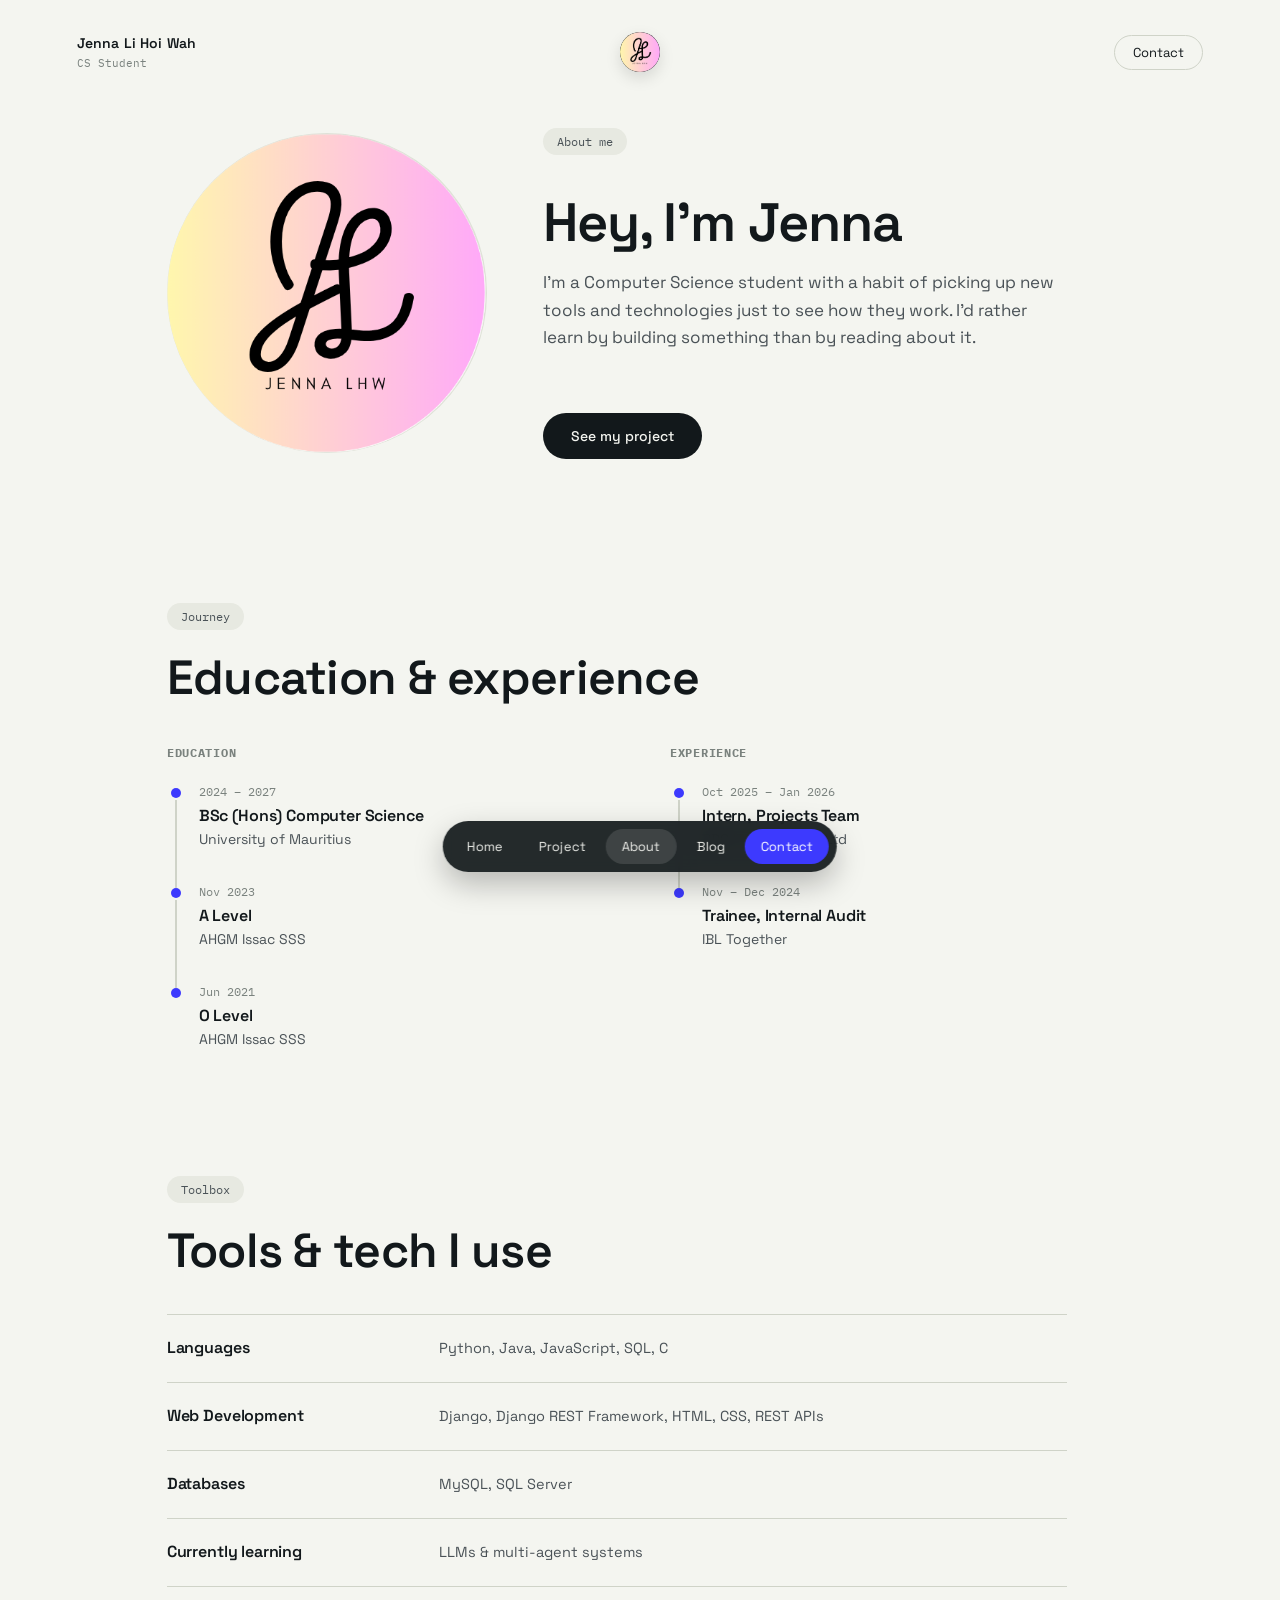
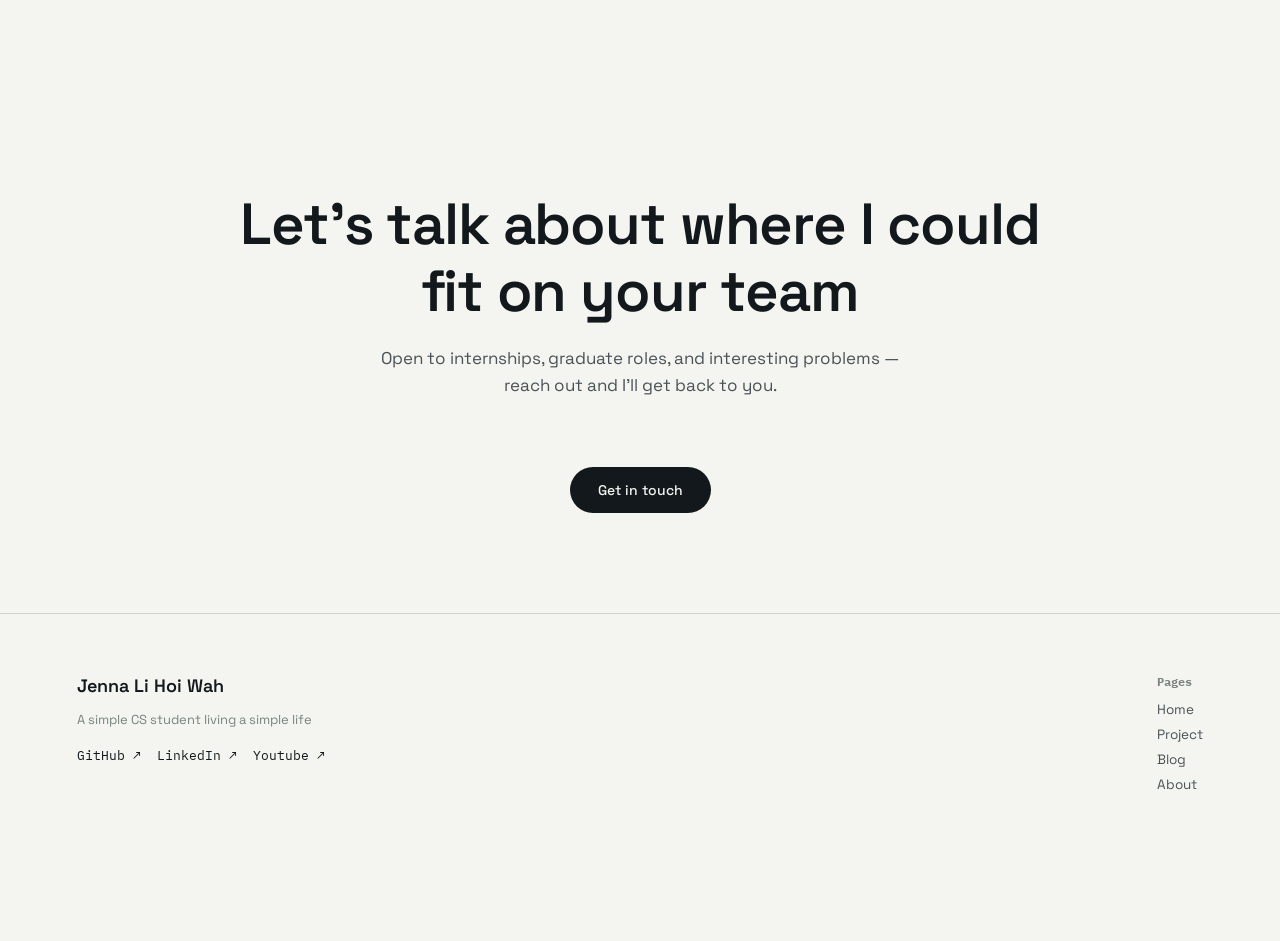
<file: about.html>
<!doctype html>
<html lang="en">
<head>
    <link rel="icon" type="image/png" href="assets/logo.png">
<meta charset="UTF-8">
<meta name="viewport" content="width=device-width, initial-scale=1.0">
<title>About — Jenna Li Hoi Wah</title>
<link rel="preconnect" href="https://fonts.googleapis.com">
<link rel="preconnect" href="https://fonts.gstatic.com" crossorigin>
<link href="https://fonts.googleapis.com/css2?family=Space+Grotesk:wght@400;500;600;700&family=IBM+Plex+Mono:wght@400;500&display=swap" rel="stylesheet">
<link rel="stylesheet" href="styles.css">
<link rel="stylesheet" href="project.css">
<link rel="stylesheet" href="about.css">
</head>
<body class="light-page" data-nav-visible="true">

<div id="nav-slot"></div>
<div id="topbar-slot"></div>

<!-- INTRO -->
<section class="about-intro">
  <div class="about-photo">
    <img src="assets/logo.png" alt="Portrait of Jenna Li Hoi Wah">
  </div>
  <div class="about-copy">
    <div class="eyebrow-tag mono">About me</div>
    <h1>Hey, I'm Jenna</h1>
    <p class="lede">I'm a Computer Science student with a habit of picking up new tools and technologies just to see how they work. I'd rather learn by building something than by reading about it.</p>
    <a class="btn" href="project.html">See my project</a>
  </div>
</section>

<!-- TIMELINE -->
<section class="detail-block">
  <div class="eyebrow-tag mono">Journey</div>
  <h2 class="h-large" style="margin-bottom:40px;">Education &amp; experience</h2>
  <div class="timeline-columns">
    <div class="timeline-col">
      <h3 class="timeline-col-title mono">Education</h3>
      <div class="timeline">
        <div class="timeline-item">
          <div class="timeline-date mono">2024 – 2027</div>
          <div class="timeline-content">
            <h4>BSc (Hons) Computer Science</h4>
            <p>University of Mauritius</p>
          </div>
        </div>
        <div class="timeline-item">
          <div class="timeline-date mono">Nov 2023</div>
          <div class="timeline-content">
            <h4>A Level</h4>
            <p>AHGM Issac SSS</p>
          </div>
        </div>
        <div class="timeline-item">
          <div class="timeline-date mono">Jun 2021</div>
          <div class="timeline-content">
            <h4>O Level</h4>
            <p>AHGM Issac SSS</p>
          </div>
        </div>
      </div>
    </div>
    <div class="timeline-col">
      <h3 class="timeline-col-title mono">Experience</h3>
      <div class="timeline">
        <div class="timeline-item">
          <div class="timeline-date mono">Oct 2025 – Jan 2026</div>
          <div class="timeline-content">
            <h4>Intern, Projects Team</h4>
            <p>BDO IT Consulting Ltd</p>
          </div>
        </div>
        <div class="timeline-item">
          <div class="timeline-date mono">Nov – Dec 2024</div>
          <div class="timeline-content">
            <h4>Trainee, Internal Audit</h4>
            <p>IBL Together</p>
          </div>
        </div>
      </div>
    </div>
  </div>
</section>

<!-- TOOLS -->
<section class="detail-block">
  <div class="eyebrow-tag mono">Toolbox</div>
  <h2 class="h-large" style="margin-bottom:36px;">Tools &amp; tech I use</h2>
  <div class="tool-list">
    <div class="tool-row">
      <div class="tool-name">Languages</div>
      <div class="tool-desc">Python, Java, JavaScript, SQL, C</div>
    </div>
    <div class="tool-row">
      <div class="tool-name">Web Development</div>
      <div class="tool-desc">Django, Django REST Framework, HTML, CSS, REST APIs</div>
    </div>
    <div class="tool-row">
      <div class="tool-name">Databases</div>
      <div class="tool-desc">MySQL, SQL Server</div>
    </div>
    <div class="tool-row">
      <div class="tool-name">Currently learning</div>
      <div class="tool-desc">LLMs &amp; multi-agent systems</div>
    </div>
  </div>
</section>

<!-- CTA -->
<section class="cta-block" id="contact">
  <h2>Let's talk about where I could fit on your team</h2>
  <p class="lede">Open to internships, graduate roles, and interesting problems — reach out and I'll get back to you.</p>
  <a class="btn" href="contact.html">Get in touch</a>
</section>

<div id="footer-slot"></div>

<script src="partials.js"></script>

</body>
</html>
</file>
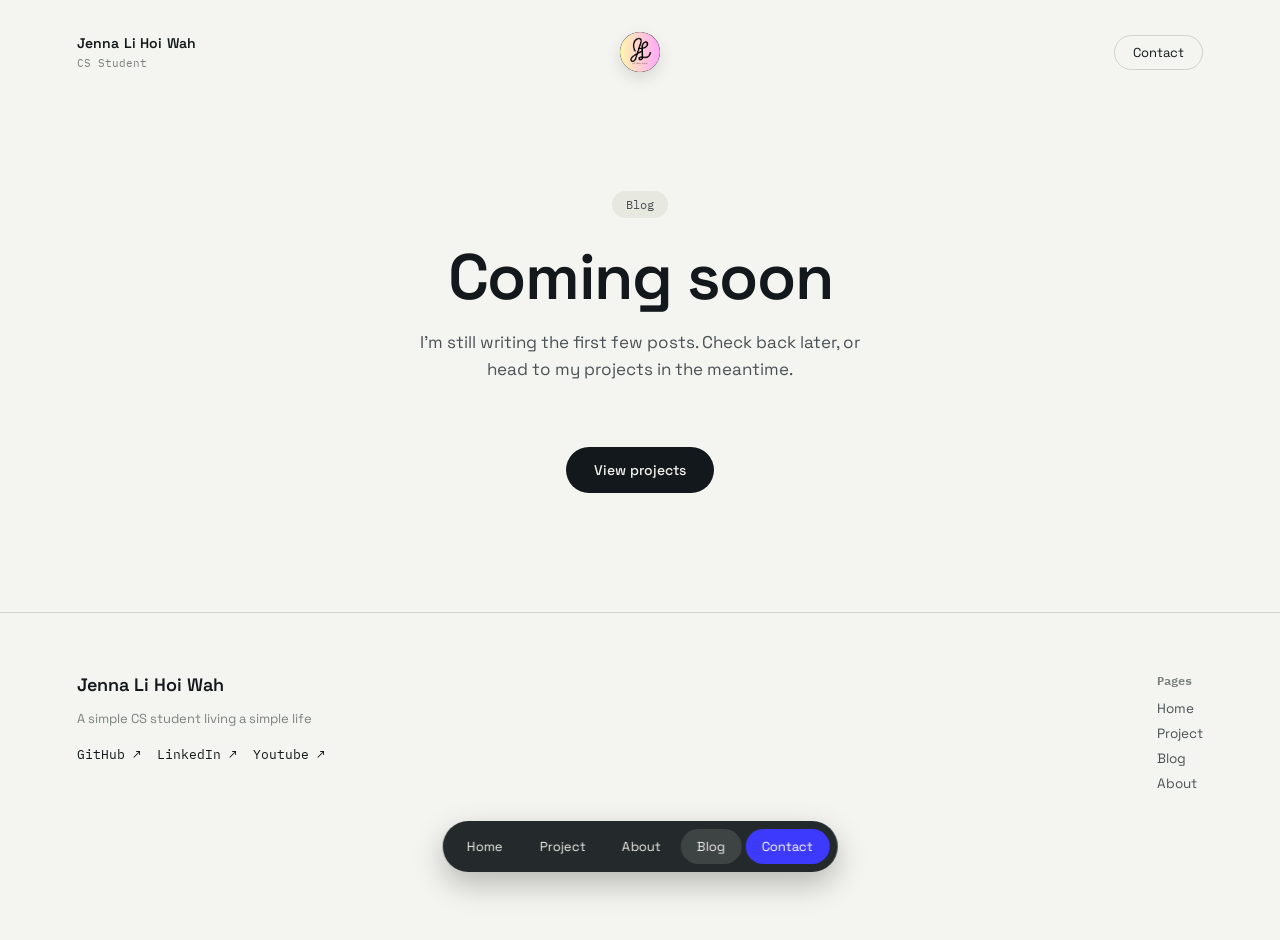
<file: blog.html>
<!doctype html>
<html lang="en">
<head>
    <link rel="icon" type="image/png" href="assets/logo.png">
<meta charset="UTF-8">
<meta name="viewport" content="width=device-width, initial-scale=1.0">
<title>Blog — Jenna Li Hoi Wah</title>
<link rel="preconnect" href="https://fonts.googleapis.com">
<link rel="preconnect" href="https://fonts.gstatic.com" crossorigin>
<link href="https://fonts.googleapis.com/css2?family=Space+Grotesk:wght@400;500;600;700&family=IBM+Plex+Mono:wght@400;500&display=swap" rel="stylesheet">
<link rel="stylesheet" href="styles.css">
<link rel="stylesheet" href="project.css">
<link rel="stylesheet" href="blog.css">
</head>
<body class="light-page" data-nav-visible="true">

<div id="nav-slot"></div>
<div id="topbar-slot"></div>

<section class="soon-wrap">
  <div class="soon-tag mono">Blog</div>
  <h1>Coming soon</h1>
  <p class="lede">I'm still writing the first few posts. Check back later, or head to my projects in the meantime.</p>
  <a class="btn" href="project.html">View projects</a>
</section>

<div id="footer-slot"></div>

<script src="partials.js"></script>

</body>
</html>
</file>
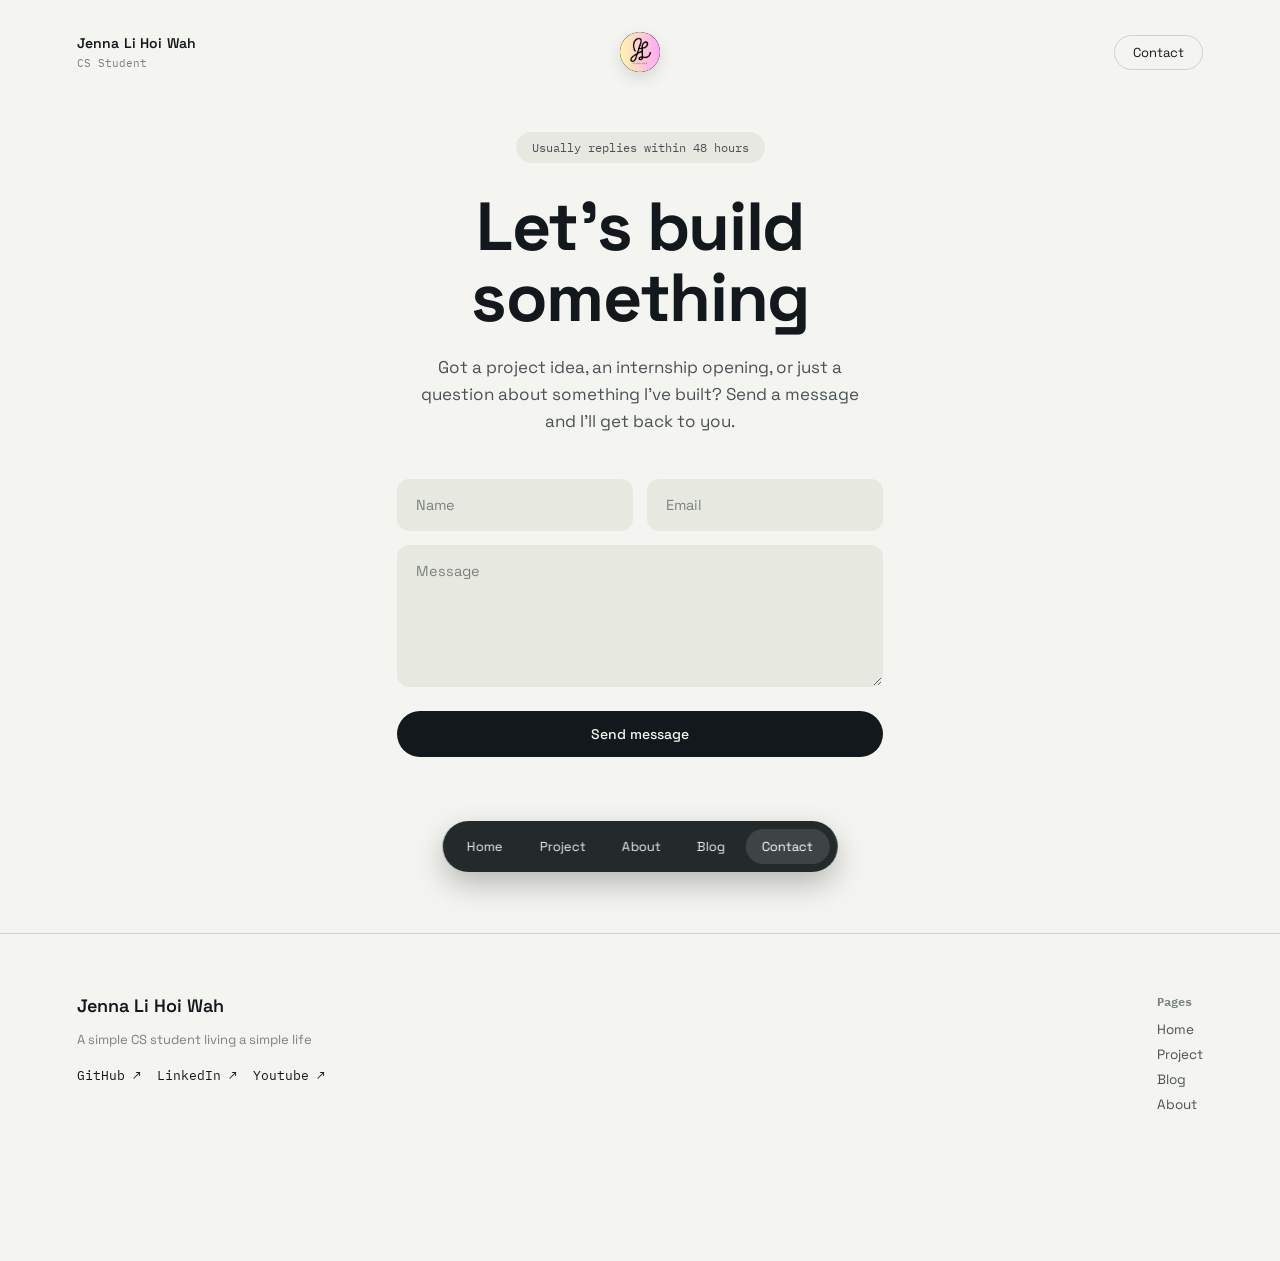
<file: contact.html>
<!doctype html>
<html lang="en">
<head>
    <link rel="icon" type="image/png" href="assets/logo.png">
<meta charset="UTF-8">
<meta name="viewport" content="width=device-width, initial-scale=1.0">
<title>Contact — Jenna Li Hoi Wah</title>
<link rel="preconnect" href="https://fonts.googleapis.com">
<link rel="preconnect" href="https://fonts.gstatic.com" crossorigin>
<link href="https://fonts.googleapis.com/css2?family=Space+Grotesk:wght@400;500;600;700&family=IBM+Plex+Mono:wght@400;500&display=swap" rel="stylesheet">
<link rel="stylesheet" href="styles.css">
<link rel="stylesheet" href="project.css">
<link rel="stylesheet" href="contact.css">
</head>
<body class="light-page" data-nav-visible="true">

<div id="nav-slot"></div>
<div id="topbar-slot"></div>

<section class="contact-wrap">
  <div class="contact-pill mono">Usually replies within 48 hours</div>
  <h1>Let's build<br>something</h1>
  <p class="lede">Got a project idea, an internship opening, or just a question about something I've built? Send a message and I'll get back to you.</p>

  <form
    name="contact"
    method="POST"
    data-netlify="true"
    netlify-honeypot="bot-field"
    class="contact-form"
    onsubmit="return handleSubmit(event)"
  >
    <input type="hidden" name="form-name" value="contact">
    <p class="hp-field" hidden>
      <label>Don't fill this out if you're human: <input name="bot-field"></label>
    </p>
    <div class="form-row">
      <input type="text" name="name" placeholder="Name" required>
      <input type="email" name="email" placeholder="Email" required>
    </div>
    <textarea name="message" placeholder="Message" rows="6" required></textarea>
    <button type="submit" class="btn form-submit">Send message</button>
    <p class="form-note mono" id="formNote"></p>
  </form>
</section>

<div id="footer-slot"></div>

<script src="partials.js"></script>
<script>
  function handleSubmit(e){
    e.preventDefault();
    const form = e.target;
    const note = document.getElementById('formNote');
    const data = new FormData(form);

    fetch('/', {
      method: 'POST',
      headers: { 'Content-Type': 'application/x-www-form-urlencoded' },
      body: new URLSearchParams(data).toString()
    })
      .then(() => {
        note.textContent = "Thanks — your message has been sent. I'll get back to you soon.";
        form.reset();
      })
      .catch(() => {
        note.textContent = "Something went wrong sending that — please try emailing me directly instead.";
      });

    return false;
  }
</script>

</body>
</html>
</file>
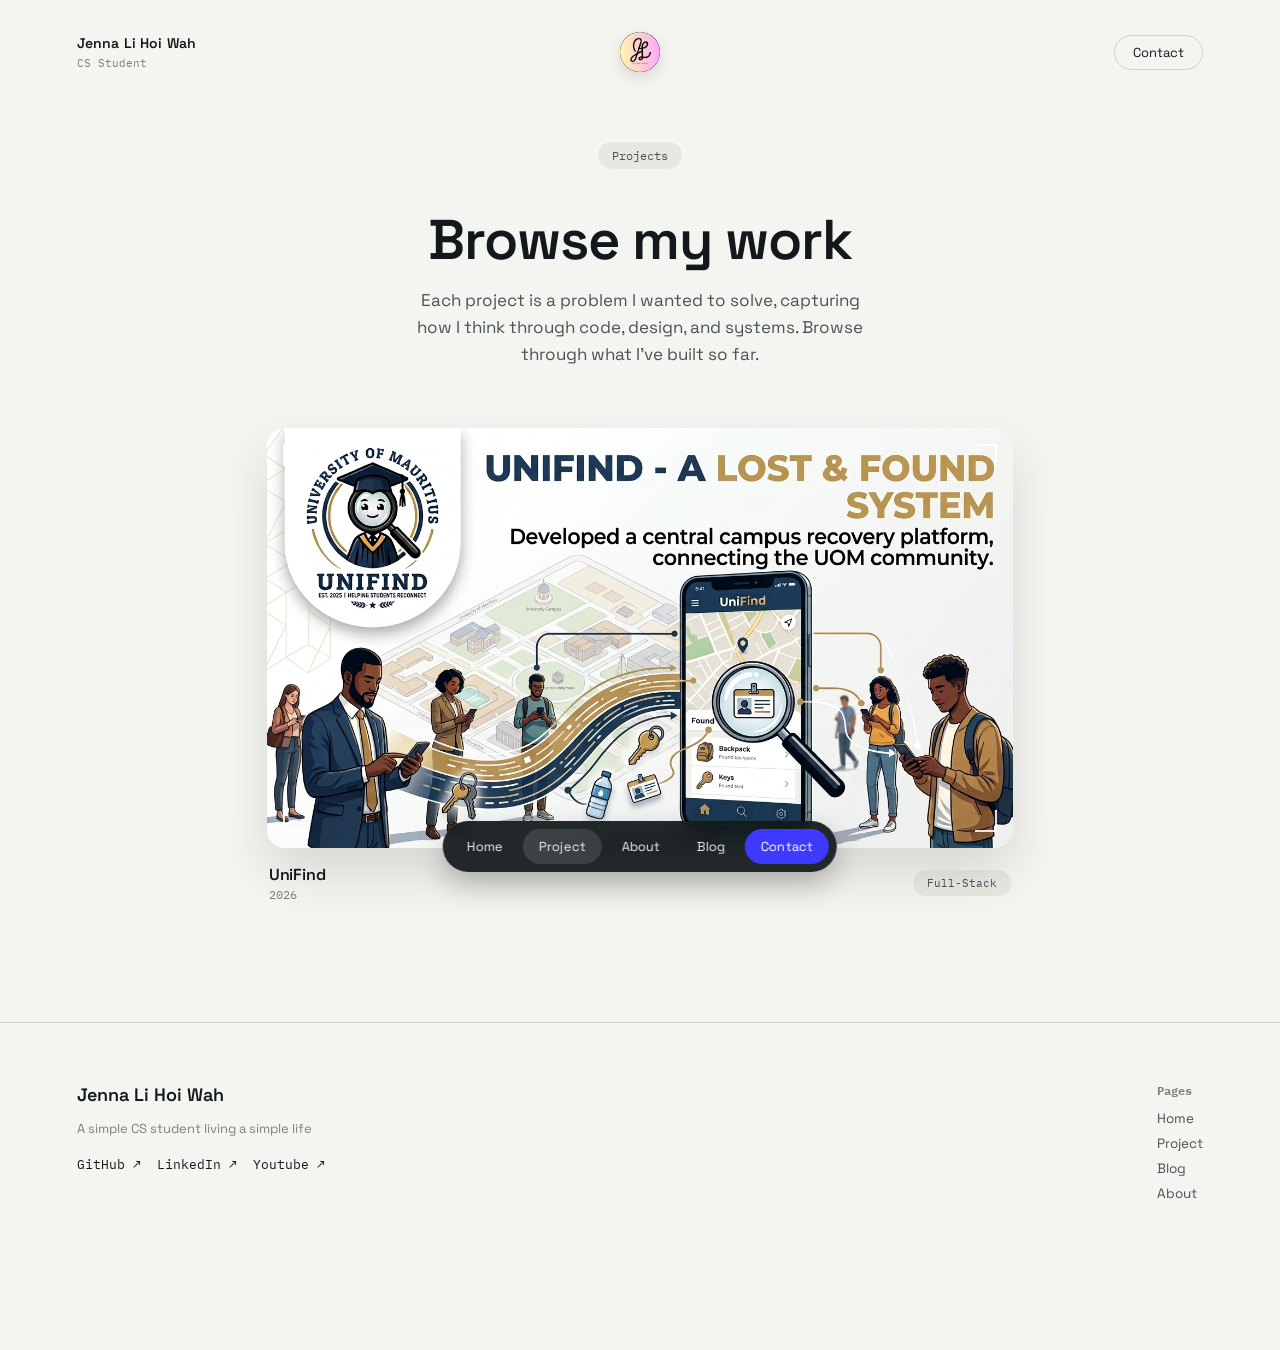
<file: project.html>
<!doctype html>
<html lang="en">
<head>
    <link rel="icon" type="image/png" href="assets/logo.png">
<meta charset="UTF-8">
<meta name="viewport" content="width=device-width, initial-scale=1.0">
<title>Project — Jenna Li Hoi Wah</title>
<link rel="preconnect" href="https://fonts.googleapis.com">
<link rel="preconnect" href="https://fonts.gstatic.com" crossorigin>
<link href="https://fonts.googleapis.com/css2?family=Space+Grotesk:wght@400;500;600;700&family=IBM+Plex+Mono:wght@400;500&display=swap" rel="stylesheet">
<link rel="stylesheet" href="styles.css">
<link rel="stylesheet" href="project.css">
</head>
<body class="light-page" data-nav-visible="true">

<div id="nav-slot"></div>
<div id="topbar-slot"></div>

<header class="project-header">
  <div class="eyebrow-tag mono">Projects</div>
  <h1>Browse my work</h1>
  <p class="lede" style="margin:0 auto;">Each project is a problem I wanted to solve, capturing how I think through code, design, and systems. Browse through what I've built so far.</p>
</header>

<div class="project-grid" id="projectGrid"></div>

<div id="footer-slot"></div>

<script src="projects.js"></script>
<script src="partials.js"></script>
<script>
  document.addEventListener('partials:ready', () => {
    const grid = document.getElementById('projectGrid');
    grid.innerHTML = PROJECTS.map(p => `
      <a class="project-card" href="project-detail.html?id=${p.id}">
        <div class="pc-media" style="background:${p.thumbnail ? `url('${p.thumbnail}') center/cover no-repeat` : p.gradient};">
          <span class="corner tl"></span>
          <span class="corner tr"></span>
          <span class="corner bl"></span>
          <span class="corner br"></span>
        </div>
        <div class="pc-meta">
          <div>
            <div class="pc-title">${p.title}</div>
            <div class="pc-date mono">${p.date}</div>
          </div>
          <div class="pc-tag mono">${p.tag}</div>
        </div>
      </a>
    `).join('');
  });
</script>

</body>
</html>
</file>
<file: styles.css>
:root{
    --paper:#F4F5F0;
    --panel:#E7E9E1;
    --panel-2:#DEE1D7;
    --ink:#12181B;
    --ink-soft:#4A5257;
    --muted:#7A827E;
    --signal:#3D3AFE;
    --signal-soft:#EFEEFF;
    --line:#CFD3C8;
    --radius:14px;
  }
  *{box-sizing:border-box;}
  html{scroll-behavior:auto;}
  body{
    margin:0;
    background:var(--paper);
    color:var(--ink);
    font-family:"Space Grotesk", sans-serif;
    -webkit-font-smoothing:antialiased;
    overflow-x:hidden;
  }
  .mono{font-family:"IBM Plex Mono", monospace;}
  a{color:inherit; text-decoration:none;}
  img{max-width:100%;display:block;}
  ::selection{background:var(--signal); color:#fff;}

  /* ---------- NAV ---------- */
  .nav{
    position:fixed;
    left:50%;
    bottom:28px;
    transform:translate(-50%, 40px);
    display:flex;
    align-items:center;
    gap:4px;
    background:rgba(18,24,27,0.92);
    backdrop-filter:blur(10px);
    padding:8px;
    border-radius:999px;
    z-index:200;
    opacity:0;
    pointer-events:none;
    transition:opacity .5s ease, transform .5s cubic-bezier(.2,.9,.25,1);
    box-shadow:0 12px 30px rgba(0,0,0,.25);
  }
  .nav.visible{ opacity:1; transform:translate(-50%,0); pointer-events:auto; }
  .nav a{
    color:#EDEEE9;
    font-size:13px;
    padding:9px 16px;
    border-radius:999px;
    letter-spacing:.01em;
    transition:background .25s ease, color .25s ease;
    white-space:nowrap;
  }
  .nav a:hover{ background:rgba(255,255,255,0.1); }
  .nav a.cta{ background:var(--signal); color:#fff; }
  .nav a.cta:hover{ background:#5350ff; }
  .nav a.active{ background:rgba(255,255,255,0.12); }

  /* ---------- SPLASH SCREEN ---------- */
  html.no-scroll{ overflow:hidden; height:100%; }
  .splash{
    position:fixed;
    inset:0;
    z-index:9999;
    background:var(--paper);
    display:flex;
    align-items:center;
    justify-content:center;
    transition:opacity .6s ease, visibility .6s ease;
  }
  .splash.hide{
    opacity:0;
    visibility:hidden;
    pointer-events:none;
  }
  .splash-inner{
    position:relative;
    width:420px;
    height:340px;
    max-width:82vw;
    max-height:70vh;
  }
  .splash-logo{
    position:absolute;
    top:50%; left:50%;
    width:64px; height:64px;
    border-radius:50%;
    overflow:hidden;
    box-shadow:0 10px 30px rgba(0,0,0,.15);
    z-index:5;
    opacity:0;
    transform:translate(-50%,-50%) scale(.4);
    animation:splashLogoIn .5s ease forwards;
  }
  .splash-logo img{ width:100%; height:100%; object-fit:cover; }
  @keyframes splashLogoIn{
    from{ opacity:0; transform:translate(-50%,-50%) scale(.4); }
    to{ opacity:1; transform:translate(-50%,-50%) scale(1); }
  }

  .splash-icon-card{
    position:absolute;
    top:50%; left:50%;
    width:84px; height:84px;
    border-radius:14px;
    background:#fff;
    display:flex;
    align-items:center;
    justify-content:center;
    box-shadow:0 14px 30px rgba(0,0,0,.15);
    opacity:0;
    z-index:2;
    animation-duration:.6s;
    animation-timing-function:cubic-bezier(.2,.9,.25,1);
    animation-delay:.55s;
    animation-fill-mode:forwards;
  }
  .splash-icon-card i{
    font-size:38px;
    color:#12181B;
  }
  .ic-5 i{ color:#092E20; }

  .ic-1{ animation-name: icOut1; }
  .ic-2{ animation-name: icOut2; }
  .ic-3{ animation-name: icOut3; }
  .ic-4{ animation-name: icOut4; }
  .ic-5{ animation-name: icOut5; }

  @keyframes icOut1{
    from{ opacity:0; transform:translate(-50%,-50%) translate(0,0) rotate(0deg) scale(.3); }
    to{ opacity:1; transform:translate(-50%,-50%) translate(-150px,-90px) rotate(-8deg) scale(1); }
  }
  @keyframes icOut2{
    from{ opacity:0; transform:translate(-50%,-50%) translate(0,0) rotate(0deg) scale(.3); }
    to{ opacity:1; transform:translate(-50%,-50%) translate(-20px,-130px) rotate(6deg) scale(1); }
  }
  @keyframes icOut3{
    from{ opacity:0; transform:translate(-50%,-50%) translate(0,0) rotate(0deg) scale(.3); }
    to{ opacity:1; transform:translate(-50%,-50%) translate(140px,-80px) rotate(9deg) scale(1); }
  }
  @keyframes icOut4{
    from{ opacity:0; transform:translate(-50%,-50%) translate(0,0) rotate(0deg) scale(.3); }
    to{ opacity:1; transform:translate(-50%,-50%) translate(-130px,100px) rotate(7deg) scale(1); }
  }
  @keyframes icOut5{
    from{ opacity:0; transform:translate(-50%,-50%) translate(0,0) rotate(0deg) scale(.3); }
    to{ opacity:1; transform:translate(-50%,-50%) translate(130px,110px) rotate(-6deg) scale(1); }
  }

  /* ---------- HERO ---------- */
  .hero-wrap{
    position:relative;
    height:190vh;
  }
  .hero-pin{
    position:sticky;
    top:0;
    height:100vh;
    overflow:hidden;
    display:flex;
    align-items:center;
    padding-top:110px;
    padding-bottom:60px;
    box-sizing:border-box;
  }
  .hero-bg{
    position:absolute;
    inset:0;
    background:
      radial-gradient(120% 90% at 15% 0%, #2b3b52 0%, transparent 55%),
      radial-gradient(100% 80% at 85% 100%, #16202b 0%, transparent 60%),
      linear-gradient(180deg,#0c1116 0%, #131b22 45%, #1a2530 100%);
    transition:opacity .05s linear;
  }
  .hero-bg::before{
    content:"";
    position:absolute; inset:0;
    background-image:
      linear-gradient(rgba(255,255,255,.05) 1px, transparent 1px),
      linear-gradient(90deg, rgba(255,255,255,.05) 1px, transparent 1px);
    background-size:64px 64px;
    mask-image:radial-gradient(80% 60% at 50% 30%, black, transparent);
  }
  .hero-content{
    position:relative;
    z-index:2;
    width:100%;
    padding:0 6vw;
    color:#F4F5F0;
    text-align:center;
  }
  .name-frame{
    position:relative;
    display:inline-block;
    padding:44px 64px;
  }
  .corner{
    position:absolute;
    width:26px;
    height:26px;
  }
  .corner.tl{ top:0; left:0; border-top:2px solid rgba(244,245,240,.8); border-left:2px solid rgba(244,245,240,.8); }
  .corner.tr{ top:0; right:0; border-top:2px solid rgba(244,245,240,.8); border-right:2px solid rgba(244,245,240,.8); }
  .corner.bl{ bottom:0; left:0; border-bottom:2px solid rgba(244,245,240,.8); border-left:2px solid rgba(244,245,240,.8); }
  .corner.br{ bottom:0; right:0; border-bottom:2px solid rgba(244,245,240,.8); border-right:2px solid rgba(244,245,240,.8); }
  .hero-topbar{
    position:absolute;
    top:36px; left:6vw; right:6vw;
    display:grid;
    grid-template-columns:1fr auto 1fr;
    align-items:center;
    z-index:3;
    font-size:13px;
    color:#cfd6dc;
  }
  .brand-block{ justify-self:start; display:flex; flex-direction:column; gap:4px; }
  .brand-role{ font-size:11px; color:#aeb7bd; }
  .hero-badge{
    justify-self:center;
    width:44px; height:44px;
    border-radius:50%;
    object-fit:cover;
    background:#12181B;
    box-shadow:0 8px 20px rgba(0,0,0,.35);
  }
  .hero-topbar .brand{ font-weight:600; letter-spacing:.02em; color:#fff; }
  .hero-topbar .contact{
    justify-self:end;
    border:1px solid rgba(255,255,255,.35);
    padding:8px 18px;
    border-radius:999px;
    transition:background .2s ease, border-color .2s ease;
  }
  .hero-topbar .contact:hover{ background:rgba(255,255,255,.1); border-color:rgba(255,255,255,.6); }

  .hero-name{
    font-size:clamp(64px, 15vw, 200px);
    line-height:.86;
    font-weight:700;
    letter-spacing:-.02em;
    margin:0 0 18px;
  }
  .hero-role{
    font-size:15px;
    color:#aeb7bd;
    margin-bottom:10px;
  }

  .philosophy-wrap{
    position:relative;
    height:280vh;
  }
  .philosophy-pin{
    position:sticky;
    top:0;
    height:100vh;
    background:var(--paper);
    display:flex;
    flex-direction:column;
    align-items:center;
    justify-content:center;
    padding:0 6vw;
    text-align:center;
  }
  .philosophy-eyebrow{
    font-size:13px;
    color:var(--muted);
    margin-bottom:22px;
  }
  .philosophy{
    max-width:900px;
    margin:0 auto;
    font-size:clamp(24px, 3.6vw, 42px);
    line-height:1.35;
    font-weight:500;
    letter-spacing:-.01em;
  }
  .philosophy .word{
    display:inline-block;
    filter:blur(9px);
    opacity:.18;
    transform:translateY(6px);
    color:var(--ink);
    transition:filter .25s ease, opacity .25s ease, transform .25s ease;
    will-change:filter, opacity;
  }
  .philosophy .word.on{
    filter:blur(0);
    opacity:1;
    transform:translateY(0);
  }
  .quote-credit{
    margin-top:34px;
    font-size:13px;
    color:var(--muted);
  }

  /* ---------- shared section styles ---------- */
  section.block{ padding:120px 6vw; }
  .eyebrow-tag{
    display:inline-block;
    font-size:12px;
    color:var(--ink-soft);
    background:var(--panel);
    padding:6px 14px;
    border-radius:999px;
    margin-bottom:22px;
  }
  h2.h-large{
    font-size:clamp(30px, 4vw, 48px);
    line-height:1.1;
    letter-spacing:-.015em;
    margin:0 0 18px;
    font-weight:600;
  }
  p.lede{
    font-size:17px;
    color:var(--ink-soft);
    line-height:1.6;
    max-width:520px;
  }

  /* ---------- SERVICES ---------- */
  .services{
    display:grid;
    grid-template-columns:1fr 1fr;
    gap:60px;
    align-items:start;
  }
  .services-list{ margin-top:30px; display:flex; flex-direction:column; gap:12px; }
  .services-list div{ font-size:14px; color:var(--ink-soft); display:flex; gap:10px; align-items:center; }
  .services-list div::before{ content:"✓"; color:var(--signal); font-weight:700; }
  .btn{
    display:inline-block;
    margin-top:34px;
    background:var(--ink);
    color:var(--paper);
    padding:14px 28px;
    border-radius:999px;
    font-size:14px;
    font-weight:500;
    transition:transform .25s ease, background .25s ease;
  }
  .btn:hover{ background:var(--signal); transform:translateY(-2px); }

  .service-cards{ display:flex; flex-direction:column; gap:14px; }
  .service-card{
    display:flex;
    gap:16px;
    align-items:flex-start;
    background:var(--panel);
    padding:18px;
    border-radius:var(--radius);
  }
  .service-card .icon{
    width:50px; height:50px; border-radius:10px; flex:none;
    background:#fff;
    border:1px solid var(--line);
    display:flex;
    align-items:center;
    justify-content:center;
    padding:8px;
  }
  .service-card .icon img{
    width:100%;
    height:100%;
    object-fit:contain;
  }
  .card-date{
    font-size:11px;
    color:var(--muted);
    margin:2px 0 8px;
  }
  .service-card h4{ margin:0 0 6px; font-size:16px; }
  .service-card p{ margin:0; font-size:13.5px; color:var(--ink-soft); line-height:1.5; }

  /* ---------- WHY / BENEFITS ---------- */
  .benefits-head{ text-align:center; max-width:560px; margin:0 auto 56px; }
  .benefits-grid{
    display:grid;
    grid-template-columns:1fr 1fr 1.2fr;
    grid-auto-rows:180px;
    gap:14px;
    max-width:1000px;
    margin:0 auto;
  }
  .b-card{
    border-radius:var(--radius);
    padding:20px;
    position:relative;
    overflow:hidden;
    display:flex;
    flex-direction:column;
    justify-content:flex-end;
  }
  .b-card .card-bg{
    position:absolute;
    inset:0;
    width:100%;
    height:100%;
    object-fit:cover;
    z-index:0;
  }
  .b-card-content{
    position:relative;
    z-index:2;
  }
  .b-card.light{ background:var(--panel); }
  .b-card.dark{ background:var(--ink); }
  .b-card::after{
    content:"";
    position:absolute;
    inset:0;
    z-index:1;
    background:linear-gradient(180deg, rgba(0,0,0,0) 0%, rgba(0,0,0,.55) 100%);
  }
  .b-card.dark::after{
    background:linear-gradient(180deg, rgba(18,24,27,.35) 0%, rgba(18,24,27,.85) 100%);
  }
  .b-card h4, .b-card .tag{ color:#fff; }
  .b-card h4{ font-size:19px; margin:0; font-weight:600; letter-spacing:-.01em; }
  .b-card.tall{ grid-row:span 2; }
  .b-card .tag{
    font-size:12px; margin-bottom:8px; opacity:.85;
  }
  .b-card.dark .tag{ color:#d8dadb; }

  /* ---------- PROJECTS (stacking) ---------- */
  .projects-head{ text-align:center; max-width:600px; margin:0 auto 20px; }
  .stack-wrap{ position:relative; margin-top:60px; }
.stack-card{
  position:sticky;
  top:110px;
  aspect-ratio:16/9;
  max-height:640px;
  max-width:900px;
  margin:0 auto 40px;
  border-radius:22px;
  overflow:hidden;
  display:flex;
  align-items:flex-end;
  box-shadow:0 30px 60px rgba(0,0,0,.18);
  color:inherit;
  cursor:pointer;
  transition:box-shadow .3s ease;
}
  .stack-card:hover{
    box-shadow:0 36px 70px rgba(0,0,0,.28);
  }
  .stack-card .sc-bg{
    position:absolute; inset:0;
  }
  .stack-card .sc-overlay{
    position:absolute; inset:0;
    background:linear-gradient(180deg, transparent 40%, rgba(0,0,0,.75) 100%);
  }
  .stack-card .sc-content{
    position:relative; z-index:2; padding:40px; color:#fff;
    display:flex; justify-content:space-between; align-items:flex-end; width:100%;
  }
  .stack-card .sc-content h3{ font-size:clamp(24px,3vw,38px); margin:0 0 8px; letter-spacing:-.01em;}
  .stack-card .sc-content p{ margin:0; color:#d9dde0; font-size:14px; max-width:420px; }
  .stack-card .sc-tag{
    background:rgba(255,255,255,.14);
    border:1px solid rgba(255,255,255,.3);
    padding:6px 14px; border-radius:999px; font-size:12px; white-space:nowrap;
  }

  /* ---------- BLOG ---------- */
  /* .blog-head{ display:flex; justify-content:space-between; align-items:flex-end; margin-bottom:40px; flex-wrap:wrap; gap:20px; }
  .blog-feature{
    display:grid;
    grid-template-columns:1.1fr 1fr;
    gap:36px;
    align-items:center;
    background:var(--panel);
    border-radius:22px;
    padding:36px;
    margin-bottom:20px;
  }
  .blog-feature .bf-img{
    height:260px; border-radius:14px;
    background:linear-gradient(135deg,#1a2530,#3D3AFE);
  }
  .blog-feature .badge{ background:var(--ink); color:#fff; font-size:11px; padding:5px 11px; border-radius:999px; display:inline-block; margin-bottom:16px; }
  .blog-feature h3{ font-size:clamp(20px,2.4vw,28px); margin:0 0 12px; letter-spacing:-.01em; }
  .blog-feature p{ color:var(--ink-soft); font-size:14.5px; line-height:1.6; margin:0 0 18px; }
  .byline{ font-size:13px; color:var(--muted); }

  .blog-grid{ display:grid; grid-template-columns:repeat(3,1fr); gap:18px; }
  .blog-card{ }
  .blog-card .bc-img{ height:160px; border-radius:14px; margin-bottom:14px; background:var(--panel-2); }
  .blog-card h4{ font-size:15px; margin:0 0 4px; }
  .blog-card .tag-sm{ font-size:11px; color:var(--muted); } */

  /* ---------- FAQ ---------- */
  .faq-wrap{ display:grid; grid-template-columns:1fr 1.3fr; gap:60px; align-items:start; }
  .faq-item{
    border-top:1px solid var(--line);
    padding:20px 0;
    cursor:pointer;
  }
  .faq-item:last-child{ border-bottom:1px solid var(--line); }
  .faq-q{ display:flex; justify-content:space-between; align-items:center; font-size:15px; font-weight:500; }
  .faq-plus{
    width:26px; height:26px; border-radius:50%; background:var(--panel);
    display:flex; align-items:center; justify-content:center; font-size:16px; flex:none;
    transition:transform .3s ease;
  }
  .faq-a{
    max-height:0; overflow:hidden; transition:max-height .35s ease;
    color:var(--ink-soft); font-size:14px; line-height:1.6;
  }
  .faq-item.open .faq-a{ max-height:200px; padding-top:14px; }
  .faq-item.open .faq-plus{ transform:rotate(45deg); }
  .faq-visual{ border-radius:20px; height:420px; background:linear-gradient(160deg,#1a2530,#0c1116); }

  /* ---------- CTA ---------- */
  .cta-block{ text-align:center; padding:140px 6vw 100px; }
  .cta-block h2{
    font-size:clamp(32px,5vw,58px);
    line-height:1.15;
    letter-spacing:-.02em;
    max-width:820px;
    margin:0 auto 20px;
    font-weight:600;
  }
  .cta-block p.lede{ margin:0 auto 34px; text-align:center; }
  .cta-cards{ display:flex; justify-content:center; margin-top:60px; }
  .cta-card{
    width:180px; height:230px; border-radius:16px; margin:0 -22px;
    box-shadow:0 20px 40px rgba(0,0,0,.2);
    transition:transform .3s ease;
    background:var(--panel-2);
  }

  /* ---------- FOOTER ---------- */
  footer{
    padding:60px 6vw 140px;
    border-top:1px solid var(--line);
    display:flex; justify-content:space-between; flex-wrap:wrap; gap:40px;
  }
  .footer-brand{ font-weight:600; font-size:18px; margin-bottom:10px; }
  .footer-desc{ color:var(--muted); font-size:13px; max-width:280px; line-height:1.6; }
  .footer-links{ display:flex; gap:70px; }
  .footer-links h5{ font-size:12px; color:var(--muted); margin:0 0 12px; }
  .footer-links a{ display:block; font-size:13.5px; margin-bottom:8px; color:var(--ink-soft); }
  .social-row{ display:flex; gap:16px; margin-top:16px; font-size:13px; }

  @media (max-width:860px){
    .services{ grid-template-columns:1fr; }
    .benefits-grid{ grid-template-columns:1fr 1fr; grid-auto-rows:160px;}
    .b-card.tall{ grid-row:span 1; }
    .blog-feature{ grid-template-columns:1fr; }
    .blog-grid{ grid-template-columns:1fr 1fr; }
    .faq-wrap{ grid-template-columns:1fr; }
    .faq-visual{ display:none; }
    footer{ flex-direction:column; }
    .footer-links{ gap:40px; }
  }
  @media (max-width:520px){
    .blog-grid{ grid-template-columns:1fr; }
    .benefits-grid{ grid-template-columns:1fr; grid-auto-rows:150px;}
    .stack-card .sc-content{ flex-direction:column; align-items:flex-start; gap:12px; }
  }
</file>
<file: project.css>
/* ---------- Light page shell (project, about, blog, contact use this) ---------- */
body.light-page{
  background:var(--paper);
}

.page-topbar{
  display:grid;
  grid-template-columns:1fr auto 1fr;
  align-items:center;
  padding:32px 6vw 0;
}
.page-topbar .brand-block{ justify-self:start; display:flex; flex-direction:column; gap:4px; }
.brand-dark{ font-weight:600; font-size:14px; color:var(--ink); letter-spacing:.01em; }
.brand-role-dark{ font-size:11px; color:var(--muted); }
.page-topbar .hero-badge{
  justify-self:center;
  width:40px; height:40px;
  box-shadow:0 6px 16px rgba(0,0,0,.12);
}
.contact-dark{
  justify-self:end;
  border:1px solid var(--line);
  padding:8px 18px;
  border-radius:999px;
  font-size:13px;
  color:var(--ink);
  transition:background .2s ease, border-color .2s ease;
}
.contact-dark:hover{ background:var(--panel); border-color:var(--ink-soft); }

/* ---------- Header ---------- */
.project-header{
  text-align:center;
  max-width:620px;
  margin:0 auto;
  padding:70px 6vw 60px;
}
.project-header h1{
  font-size:clamp(34px, 5vw, 56px);
  line-height:1.1;
  letter-spacing:-.02em;
  margin:18px 0 16px;
  font-weight:600;
}

/* ---------- Project grid (stacked full-width cards) ---------- */
.project-grid{
  max-width:900px;
  margin:0 auto;
  padding:0 6vw 120px;
  display:flex;
  flex-direction:column;
  gap:56px;
}
.project-card{
  display:block;
  color:inherit;
}
.pc-media{
  position:relative;
  aspect-ratio:16/9;
  border-radius:18px;
  overflow:hidden;
  box-shadow:0 24px 50px rgba(0,0,0,.12);
  transition:transform .4s cubic-bezier(.2,.9,.25,1);
}
.project-card:hover .pc-media{ transform:translateY(-4px); }
.pc-media .corner{ width:22px; height:22px; }
.pc-media .corner.tl,
.pc-media .corner.tr,
.pc-media .corner.bl,
.pc-media .corner.br{
  border-color:rgba(255,255,255,.85);
}
.pc-media .corner.tl,.pc-media .corner.tr{ top:16px; }
.pc-media .corner.bl,.pc-media .corner.br{ bottom:16px; }
.pc-media .corner.tl,.pc-media .corner.bl{ left:16px; }
.pc-media .corner.tr,.pc-media .corner.br{ right:16px; }

.pc-meta{
  display:flex;
  justify-content:space-between;
  align-items:center;
  padding:16px 2px 0;
}
.pc-title{ font-size:16px; font-weight:600; letter-spacing:-.01em; }
.pc-date{ font-size:12px; color:var(--muted); margin-top:2px; }
.pc-tag{
  font-size:11px;
  color:var(--ink-soft);
  background:var(--panel);
  padding:6px 14px;
  border-radius:999px;
}

@media (max-width:600px){
  .pc-media{ aspect-ratio:4/3; }
}
</file>
<file: about.css>
/* ---------- Intro ---------- */
.about-intro{
  display:grid;
  grid-template-columns:320px 1fr;
  gap:56px;
  align-items:center;
  padding:56px 6vw 80px;
  max-width:1100px;
  margin:0 auto;
}
.about-photo{
  width:100%;
  aspect-ratio:1/1;
  border-radius:50%;
  overflow:hidden;
  background:var(--panel-2);
}
.about-photo img{ width:100%; height:100%; object-fit:cover; }
.about-copy h1{
  font-size:clamp(34px, 4.5vw, 54px);
  line-height:1.1;
  letter-spacing:-.02em;
  margin:16px 0 16px;
  font-weight:600;
}
.about-copy .lede{ max-width:520px; margin-bottom:28px; }

/* ---------- Generic content block spacing (shared with project-detail) ---------- */
.detail-block{
  padding:64px 6vw;
  max-width:1100px;
  margin:0 auto;
}

/* ---------- Timeline ---------- */
.timeline-columns{
  display:grid;
  grid-template-columns:1fr 1fr;
  gap:60px;
  max-width:1000px;
}
.timeline-col-title{
  font-size:12px;
  color:var(--muted);
  text-transform:uppercase;
  letter-spacing:.06em;
  margin:0 0 24px;
}
.timeline{
  max-width:100%;
}
.timeline-item{
  position:relative;
  padding-left:32px;
  padding-bottom:36px;
}
.timeline-item:last-child{
  padding-bottom:0;
}
.timeline-item::before{
  content:"";
  position:absolute;
  left:4px;
  top:4px;
  width:10px;
  height:10px;
  border-radius:50%;
  background:var(--signal);
}
.timeline-item::after{
  content:"";
  position:absolute;
  left:8px;
  top:16px;
  bottom:-4px;
  width:2px;
  background:var(--line);
}
.timeline-item:last-child::after{
  display:none;
}
.timeline-date{
  font-size:12px;
  color:var(--muted);
  margin-bottom:6px;
}
.timeline-content h4{
  font-size:16px;
  margin:0 0 4px;
  font-weight:600;
  letter-spacing:-.01em;
}
.timeline-content p{
  font-size:14px;
  color:var(--ink-soft);
  margin:0;
}

/* ---------- Tools list ---------- */
.tool-list{ max-width:900px; }
.tool-row{
  display:grid;
  grid-template-columns:240px 1fr;
  gap:32px;
  padding:22px 0;
  border-top:1px solid var(--line);
}
.tool-list .tool-row:last-child{ border-bottom:1px solid var(--line); }
.tool-name{ font-size:16px; font-weight:600; letter-spacing:-.01em; }
.tool-desc{ font-size:14.5px; color:var(--ink-soft); line-height:1.6; max-width:520px; }

@media (max-width:820px){
  .timeline-columns{ grid-template-columns:1fr; gap:40px; }
  .about-intro{ grid-template-columns:1fr; text-align:center; }
  .about-photo{ width:200px; margin:0 auto; }
  .about-copy .lede{ margin-left:auto; margin-right:auto; }
  .tool-row{ grid-template-columns:1fr; gap:8px; }
}
</file>
<file: blog.css>
.soon-wrap{
  min-height:60vh;
  display:flex;
  flex-direction:column;
  align-items:center;
  justify-content:center;
  text-align:center;
  padding:60px 6vw;
}
.soon-tag{
  font-size:12px;
  color:var(--ink-soft);
  background:var(--panel);
  padding:6px 14px;
  border-radius:999px;
  margin-bottom:24px;
}
.soon-wrap h1{
  font-size:clamp(36px, 6vw, 64px);
  line-height:1.1;
  letter-spacing:-.02em;
  margin:0 0 16px;
  font-weight:600;
}
.soon-wrap .lede{
  margin:0 auto 30px;
  max-width:440px;
  text-align:center;
}
</file>
<file: contact.css>
.contact-wrap{
  max-width:640px;
  margin:0 auto;
  padding:60px 6vw 140px;
  text-align:center;
}
.contact-pill{
  display:inline-block;
  font-size:12px;
  color:var(--ink-soft);
  background:var(--panel);
  padding:8px 16px;
  border-radius:999px;
  margin-bottom:28px;
}
.contact-wrap h1{
  font-size:clamp(40px, 6.5vw, 68px);
  line-height:1.05;
  letter-spacing:-.02em;
  margin:0 0 20px;
  font-weight:700;
}
.contact-wrap .lede{
  margin:0 auto 44px;
  max-width:460px;
  text-align:center;
}

.hp-field{
  position:absolute;
  left:-9999px;
}

.contact-form{
  text-align:left;
  display:flex;
  flex-direction:column;
  gap:14px;
}
.form-row{
  display:grid;
  grid-template-columns:1fr 1fr;
  gap:14px;
}
.contact-form input,
.contact-form textarea{
  width:100%;
  background:var(--panel);
  border:1px solid transparent;
  border-radius:12px;
  padding:16px 18px;
  font-family:"Space Grotesk", sans-serif;
  font-size:14.5px;
  color:var(--ink);
  resize:vertical;
  transition:border-color .2s ease, background .2s ease;
}
.contact-form input::placeholder,
.contact-form textarea::placeholder{ color:var(--muted); }
.contact-form input:focus,
.contact-form textarea:focus{
  outline:none;
  border-color:var(--signal);
  background:#fff;
}

.form-submit{
  margin-top:10px;
  width:100%;
  text-align:center;
  border:none;
  cursor:pointer;
  font-family:"Space Grotesk", sans-serif;
}
.form-note{
  min-height:16px;
  font-size:12.5px;
  color:var(--muted);
  text-align:center;
  margin:6px 0 0;
}

@media (max-width:520px){
  .form-row{ grid-template-columns:1fr; }
}
</file>
